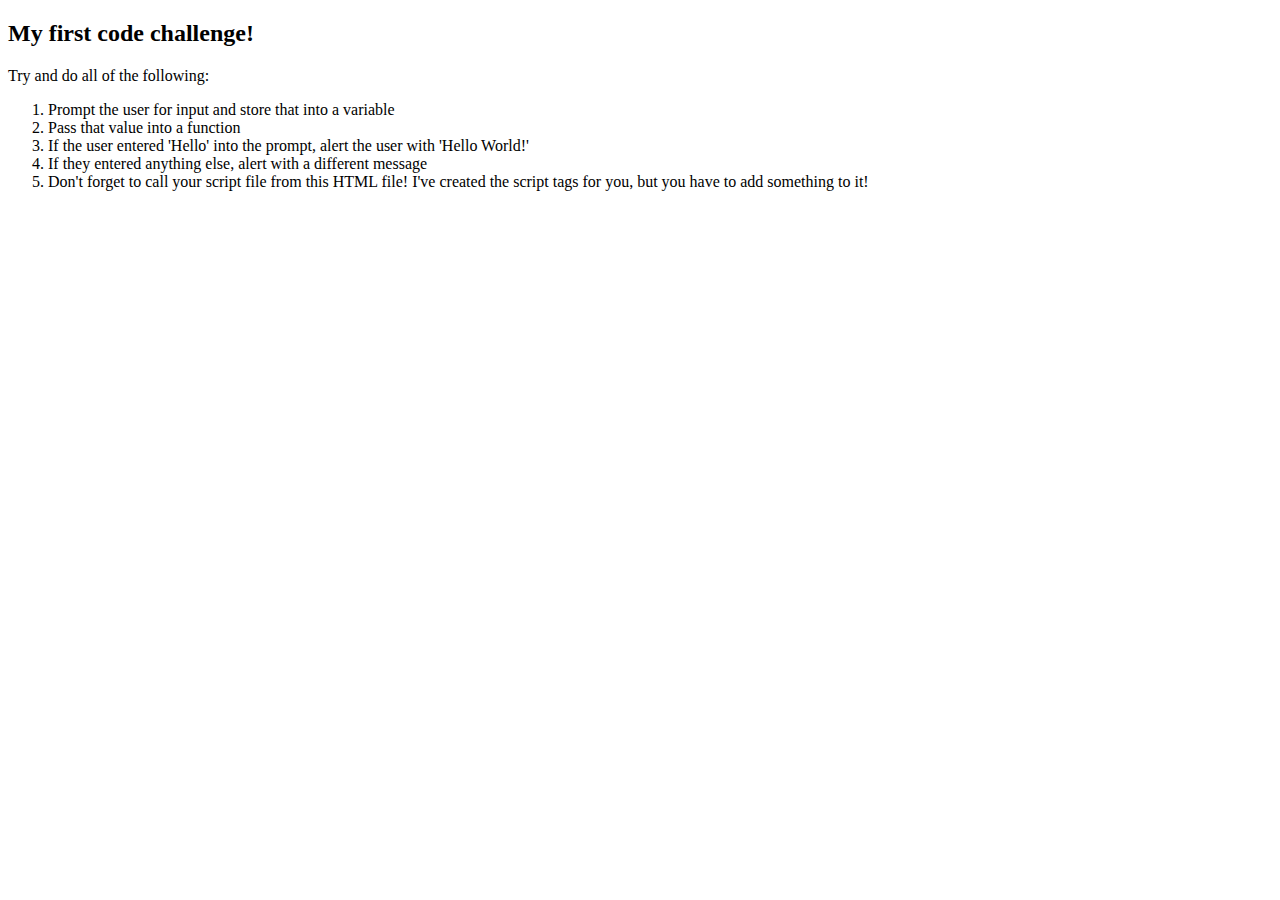
<file: Challenges/Week2/index.html>
<!DOCTYPE html>
<head>
    <title>Week 2 Code Challenge</title>
</head>
<body>
  <div class="main-content">
    <h2>My first code challenge!</h2>
  </div>
  <p>Try and do all of the following:</p>
  <ol>
    <li>Prompt the user for input and store that into a variable</li>
    <li>Pass that value into a function</li>
    <li>If the user entered 'Hello' into the prompt, alert the user with 'Hello World!'</li>
    <li>If they entered anything else, alert with a different message
    <li>Don't forget to call your script file from this HTML file!  I've created the script tags for you, but you have to add something to it!
  </ol>

  <script src="app.js"></script>
</body>
</html>
</file>
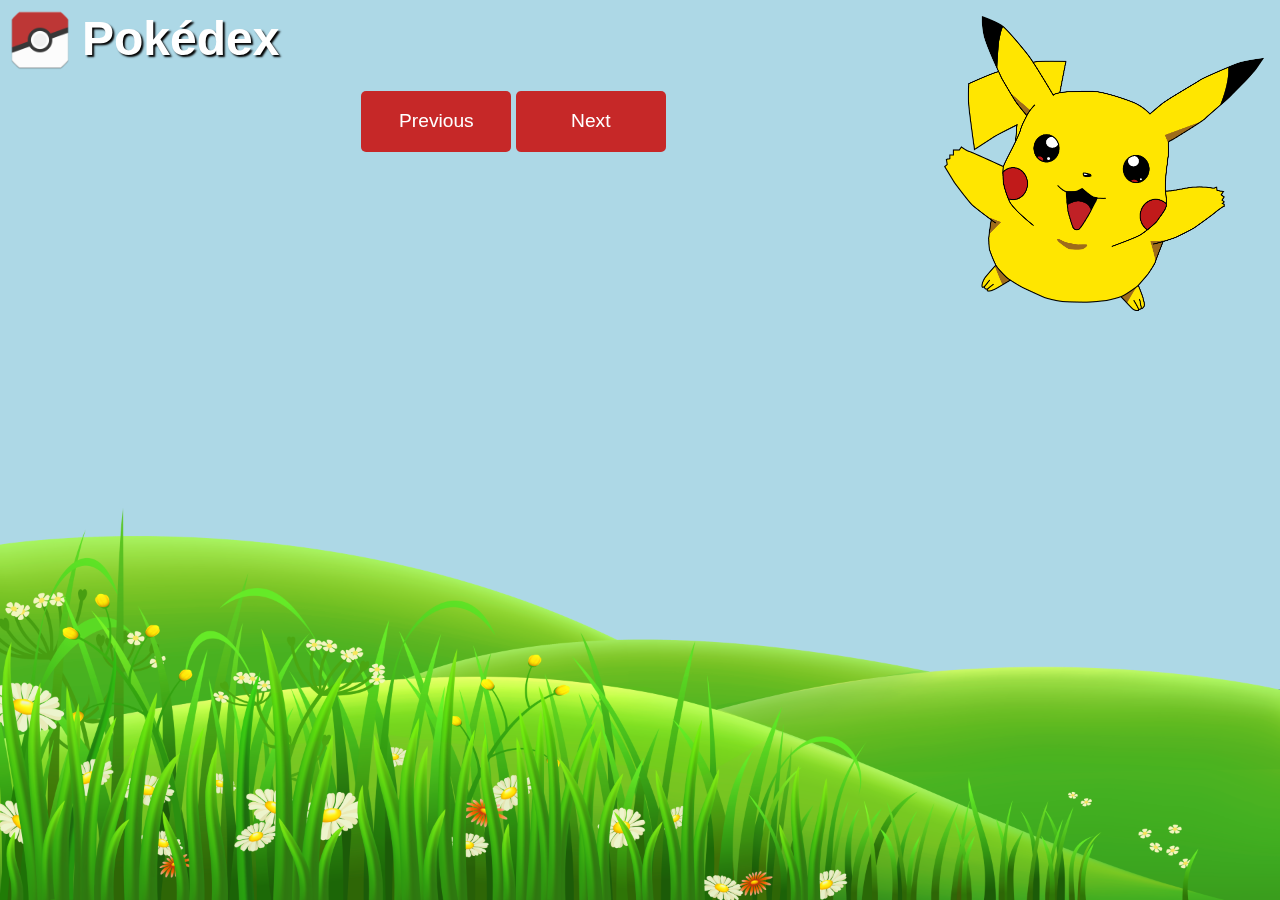
<file: Challenges/Week5/index.html>
<!DOCTYPE html>
<html>
<head>
	<link rel="stylesheet" href="css/style.css" type="text/css" media="screen" title="no title" charset="utf-8">
	<title>Pok&eacute;dex</title>
</head>
<body>
    <div class="header">
        <img class="header-logo" src="images/pokedex.png"><h1>Pok&eacute;dex</h1>
    </div>

    <div id="main-content">
        <ul id="pokemon">
            
        </ul>
        <button id="previous" class="btn">Previous</button>
        <button id="next" class="btn">Next</button>
    </div>

    
    <img id="pikachu" class="hvr-hang" src="images/pikachu.png" alt="Pikachu">
    <script   src="https://code.jquery.com/jquery-3.1.0.min.js"   integrity="sha256-cCueBR6CsyA4/9szpPfrX3s49M9vUU5BgtiJj06wt/s="   crossorigin="anonymous"></script>
	<script src="js/app.js" type="text/javascript" charset="utf-8"></script>
</body>
</html>
</file>
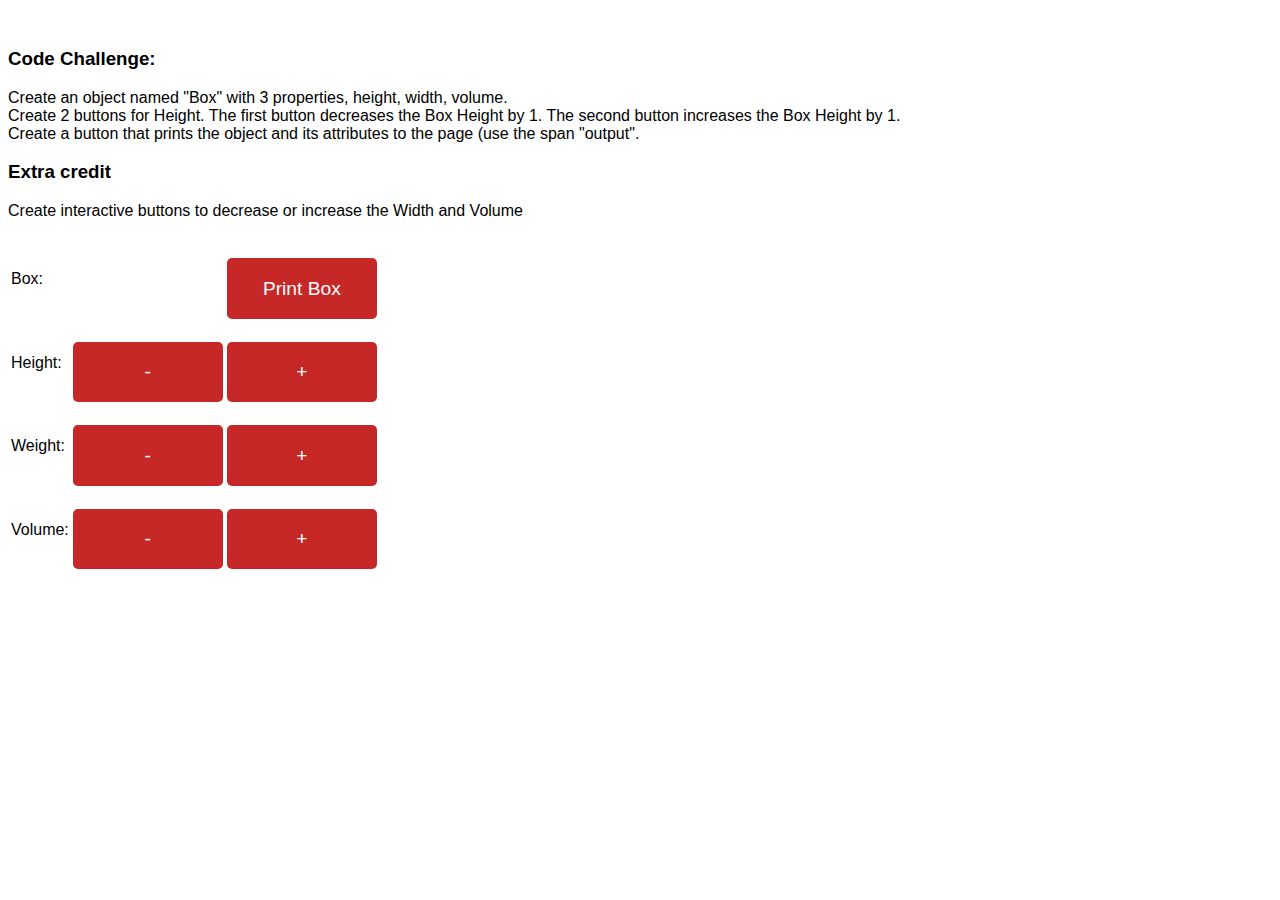
<file: Challenges/Week6/index.html>
<!DOCTYPE html>
<html>
<head>
	<link rel="stylesheet" href="css/style.css" type="text/css" media="screen" title="no title" charset="utf-8">
	<title>Box</title>
</head>
<body>
    <div class="header">
			
<h3>Code Challenge:</h3> 
<p>
Create an object named "Box" with 3 properties, height, width, volume.</br>
Create 2 buttons for Height. The first button decreases the Box Height by 1. The second button increases the Box Height by 1.</br>
Create a button that prints the object and its attributes to the page (use the span "output".</br>
</p>
 
<h3>Extra credit</h3>
<p>Create interactive buttons to decrease or increase the Width and Volume</p>

			
    </div>
	
	<table>
		<tr>
			<td>Box:</td>
			<td><span id="output"></span>
			<td><button id="Print" class="btn">Print Box</button></td>
		</tr>
		<tr>
			<td>Height:</td>
			<td><button id="HeightDecrease" class="btn">-</button></td>
			<td><button id="HeightIncrease" class="btn">+</button></td>
		</tr>
		<tr>
			<td>Weight:</td>
			<td><button id="WeightDecrease" class="btn">-</button></td>
			<td><button id="WeightIncrease" class="btn">+</button></td>
		</tr>
		<tr>
			<td>Volume:</td>
			<td><button id="VolumeDecrease" class="btn">-</button></td>
			<td><button id="VolumeIncrease" class="btn">+</button></td>
		</tr>
	</table>


    <script   src="https://code.jquery.com/jquery-3.1.0.min.js"   integrity="sha256-cCueBR6CsyA4/9szpPfrX3s49M9vUU5BgtiJj06wt/s="   crossorigin="anonymous"></script>
	<script src="js/app.js" type="text/javascript" charset="utf-8"></script>

</body>
</html>
</file>
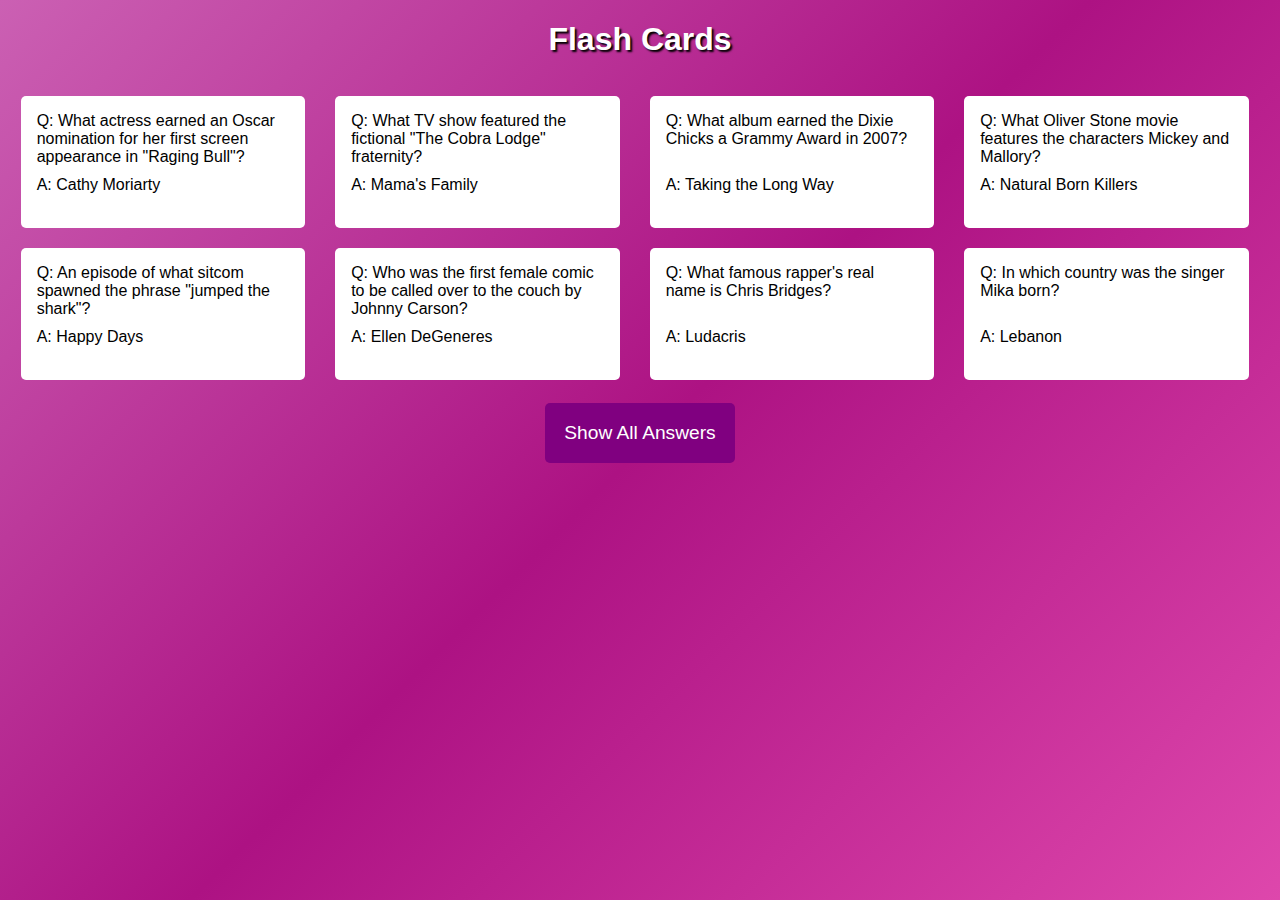
<file: Solutions/Week3/index.html>
<!DOCTYPE html>
<html>
<head>
	<link rel="stylesheet" href="css/style.css" type="text/css" media="screen" title="no title" charset="utf-8">
	<title>Flash Cards</title>
</head>
<body>
	<h1>Flash Cards</h1>
    <ul>
        <li class="flash-card">
            <span class="question">Q: What actress earned an Oscar nomination for her first screen appearance in "Raging Bull"?</span>
            <span class="answer">A: Cathy Moriarty</span>
        </li>
        <li class="flash-card">
            <span class="question">Q: What TV show featured the fictional "The Cobra Lodge" fraternity?</span>
            <span class="answer">A: Mama's Family</spanp>
        </li>
        <li class="flash-card">
            <span class="question">Q: What album earned the Dixie Chicks a Grammy Award in 2007?</span>
            <span class="answer">A: Taking the Long Way</span>
        </li>
        <li class="flash-card">
            <span class="question">Q: What Oliver Stone movie features the characters Mickey and Mallory?</span>
            <span class="answer">A: Natural Born Killers</span>
        </li>
        <li class="flash-card">
            <span class="question">Q: An episode of what sitcom spawned the phrase "jumped the shark"?</span>
            <span class="answer">A: Happy Days</spanp>
        </li>
        <li class="flash-card">
            <span class="question">Q: Who was the first female comic to be called over to the couch by Johnny Carson?</span>
            <span class="answer">A: Ellen DeGeneres</span>
        </li>
        <li class="flash-card">
            <span class="question">Q: What famous rapper's real name is Chris Bridges?</span>
            <span class="answer">A: Ludacris</spanp>
        </li>
        <li class="flash-card">
            <span class="question">Q: In which country was the singer Mika born?</span>
            <span class="answer">A: Lebanon</span>
        </li>
    </ul>

    <button class="cheat-button">Show All Answers</button>

    <script src="https://code.jquery.com/jquery-3.1.0.js" integrity="sha256-slogkvB1K3VOkzAI8QITxV3VzpOnkeNVsKvtkYLMjfk=" crossorigin="anonymous"></script>
	<script src="js/app.js" type="text/javascript" charset="utf-8"></script>
</body>
</html>
</file>
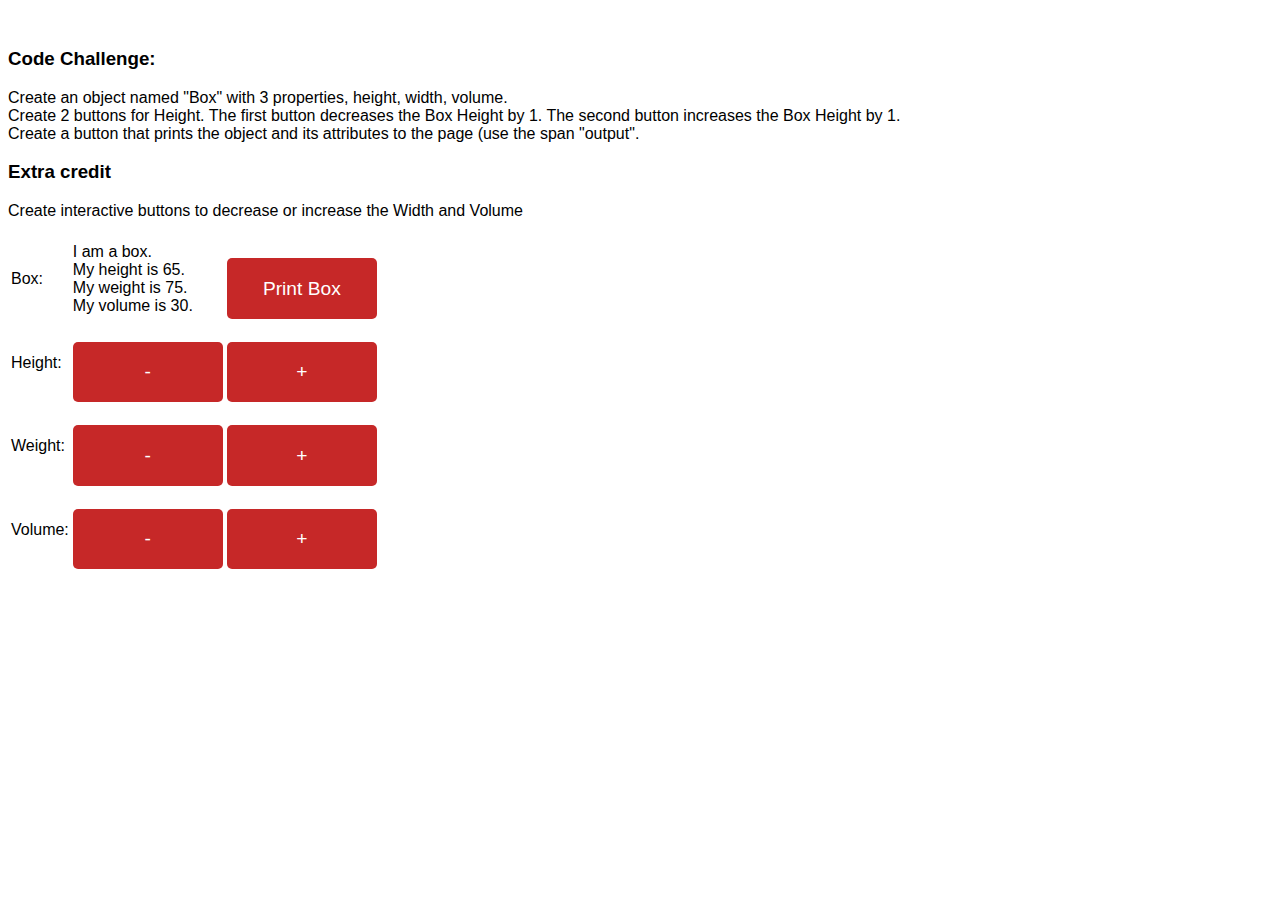
<file: Solutions/Week6/index.html>
<!DOCTYPE html>
<html>
<head>
	<link rel="stylesheet" href="css/style.css" type="text/css" media="screen" title="no title" charset="utf-8">
	<title>Box</title>
</head>
<body>
    <div class="header">
		<h3>Code Challenge:</h3> 
		<p>
		Create an object named "Box" with 3 properties, height, width, volume.<br />
		Create 2 buttons for Height. The first button decreases the Box Height by 1. The second button increases the Box Height by 1.<br />
		Create a button that prints the object and its attributes to the page (use the span "output".<br />
		</p>
		 
		<h3>Extra credit</h3>
		<p>Create interactive buttons to decrease or increase the Width and Volume</p>
    </div>	
	<table>
		<tr>
			<td>Box:</td>
			<td><div id="output">I am not a box</div>
			<td><button id="Print" class="btn" onclick="document.getElementById('output').innerHTML = myBox.displayBox();">Print Box</button></td>
		</tr>
		<tr>
			<td>Height:</td>
			<td><button id="HeightDecrease" class="btn" onclick="myBox.morph('height', -1)">-</button></td>
			<td><button id="HeightIncrease" class="btn" onclick="myBox.morph('height', 1)">+</button></td>
		</tr>
		<tr>
			<td>Weight:</td>
			<td><button id="WeightDecrease" class="btn" onclick="myBox.morph('width', -1)">-</button></td>
			<td><button id="WeightIncrease" class="btn" onclick="myBox.morph('width', 1)">+</button></td>
		</tr>
		<tr>
			<td>Volume:</td>
			<td><button id="VolumeDecrease" class="btn" onclick="myBox.morph('volume', -1)">-</button></td>
			<td><button id="VolumeIncrease" class="btn" onclick="myBox.morph('volume', 1)">+</button></td>
		</tr>
	</table>


    <script   src="https://code.jquery.com/jquery-3.1.0.min.js"   integrity="sha256-cCueBR6CsyA4/9szpPfrX3s49M9vUU5BgtiJj06wt/s="   crossorigin="anonymous"></script>
	<script src="js/app.js" type="text/javascript" charset="utf-8"></script>

</body>
<script type="text/javascript" charset="utf-8">
	var myBox = new Box(75,65,30);
	document.getElementById('output').innerHTML = myBox.displayBox();
</script>
</html>
</file>
<file: Challenges/Week5/css/style.css>
html {
    height: 100%;
    box-sizing: border-box;
}

body {
    background: url("../images/grass.png") bottom center no-repeat, rgb(173,216,230);
    background-size: contain;
    background-attachment: fixed;
    color: white;
    font-family: sans-serif;
}

#pikachu {
    position: fixed;
    top: 1em;
    right: 1em;
    width: 25%;
    z-index: -1;
}


.header {
  text-align: left;
}

#main-content {
  text-align: center;
  width: 80%;
  margin-bottom: 1em;
}

h1 {
    text-shadow: 2px 2px 2px #000;
    display: inline-block;
    font-size: 3em;
    line-height: 1.3em;
    margin:0;
    margin-left: 10px;
    vertical-align: top;
}


.header-logo {
  display: inline-block;
  height: 4em;
  vertical-align: top;
}

.poke-card {
    background: white;
    color: black;
    border-radius: 5px;
    margin-top: 1em;
    transition: all .2s ease-in-out;
    overflow: hidden;
}

.poke-card img {
  float: left;
}

.poke-card .poke-info {
  float: left;
}

.poke-card .name {
  text-align: center;
}


.poke-card:hover {
    transform: scale(1.05);
    box-shadow: 2px 2px 10px black;
}

.pokeSingle {
    background: white;
    color: black;
    border-radius: 5px;
    margin-top: 1em;
    transition: all .2s ease-in-out;
    overflow: hidden;
}

ul {
    margin: 0;
    padding: 0;
    width: 100%;
}

ul li {
    list-style: none;
    width: 20%;
    margin: 0 1%;
    padding: 1em;
    display: inline-block;
    cursor: pointer;
}

.btn {
    color: white;
    background-color: #C62828;
    border: none;
    padding: 1em;
    border-radius: 5px;
    display: inline-block;
    margin: 0 auto;
    margin-top: 1em;
    font-size: 1.2em;
    cursor: pointer;
    transition: all .2s ease-in-out;
    min-width: 150px;
}

.btn:hover {
    transform: scale(1.05);
}


@media( max-width: 700px ) {
  .poke-card {
    width: 40%;
  }

  #main-content {
    width: 100%;
    margin-top: 3em;
  }

  .header {
    margin-top: 3em;
  }
}

@media( max-width: 450px ) {
  .poke-card {
    width: 90%;
  }
}

/* Hang */
@-webkit-keyframes hvr-hang {
  0% {
    -webkit-transform: translateY(8px);
    transform: translateY(8px);
  }

  50% {
    -webkit-transform: translateY(0px);
    transform: translateY(0px);
  }

  100% {
    -webkit-transform: translateY(8px);
    transform: translateY(8px);
  }
}

@keyframes hvr-hang {
  0% {
    -webkit-transform: translateY(8px);
    transform: translateY(8px);
  }

  50% {
    -webkit-transform: translateY(0px);
    transform: translateY(0px);
  }

  100% {
    -webkit-transform: translateY(8px);
    transform: translateY(8px);
  }
}

@-webkit-keyframes hvr-hang-sink {
  100% {
    -webkit-transform: translateY(8px);
    transform: translateY(8px);
  }
}

@keyframes hvr-hang-sink {
  100% {
    -webkit-transform: translateY(8px);
    transform: translateY(8px);
  }
}

.hvr-hang {
  display: inline-block;
  vertical-align: middle;
  -webkit-transform: translateZ(0);
  transform: translateZ(0);
  box-shadow: 0 0 1px rgba(0, 0, 0, 0);
  -webkit-backface-visibility: hidden;
  backface-visibility: hidden;
  -moz-osx-font-smoothing: grayscale;
    -webkit-animation-name: hvr-hang-sink, hvr-hang;
  animation-name: hvr-hang-sink, hvr-hang;
  -webkit-animation-duration: 1s, 2s;
  animation-duration: 1s, 2s;
  -webkit-animation-delay: 0s, .3s;
  animation-delay: 0s, .3s;
  -webkit-animation-timing-function: ease-out, ease-in-out;
  animation-timing-function: ease-out, ease-in-out;
  -webkit-animation-iteration-count: 1, infinite;
  animation-iteration-count: 1, infinite;
  -webkit-animation-fill-mode: forwards;
  animation-fill-mode: forwards;
  -webkit-animation-direction: normal, alternate;
  animation-direction: normal, alternate;
}
</file>
<file: Challenges/Week6/css/style.css>
html {
    height: 100%;
    box-sizing: border-box;
}

body {
    background-size: contain;
    background-attachment: fixed;
    font-family: sans-serif;
}

.header {
  text-align: left;
}

#main-content {
  text-align: center;
  width: 80%;
  margin-bottom: 1em;
}

h1 {
    text-shadow: 2px 2px 2px #000;
    display: inline-block;
    font-size: 3em;
    line-height: 1.3em;
    margin:0;
    margin-left: 10px;
    vertical-align: top;
}


.header-logo {
  display: inline-block;
  height: 4em;
  vertical-align: top;
}

ul {
    margin: 0;
    padding: 0;
    width: 100%;
}

ul li {
    list-style: none;
    width: 20%;
    margin: 0 1%;
    padding: 1em;
    display: inline-block;
    cursor: pointer;
}

.btn {
    color: white;
    background-color: #C62828;
    border: none;
    padding: 1em;
    border-radius: 5px;
    display: inline-block;
    margin: 0 auto;
    margin-top: 1em;
    font-size: 1.2em;
    cursor: pointer;
    transition: all .2s ease-in-out;
    min-width: 150px;
}

.btn:hover {
    transform: scale(1.05);
}


  .header {
    margin-top: 3em;
  }
}
</file>
<file: Solutions/Week3/css/style.css>
html {
    height: 100%;
    box-sizing: border-box;
}

body {
    /* Permalink - use to edit and share this gradient: http://colorzilla.com/gradient-editor/#cb60b3+0,ad1283+50,de47ac+100;Pink+3D */
    background: #cb60b3; /* Old browsers */
    background: -moz-linear-gradient(-45deg,  #cb60b3 0%, #ad1283 50%, #de47ac 100%); /* FF3.6-15 */
    background: -webkit-linear-gradient(-45deg,  #cb60b3 0%,#ad1283 50%,#de47ac 100%); /* Chrome10-25,Safari5.1-6 */
    background: linear-gradient(135deg,  #cb60b3 0%,#ad1283 50%,#de47ac 100%); /* W3C, IE10+, FF16+, Chrome26+, Opera12+, Safari7+ */
    filter: progid:DXImageTransform.Microsoft.gradient( startColorstr='#cb60b3', endColorstr='#de47ac',GradientType=1 ); /* IE6-9 fallback on horizontal gradient */
    background-attachment: fixed;
    color: white;
    font-family: sans-serif;
}


h1 {
    text-shadow: 2px 2px 2px #000;
    display: block;
    text-align: center;
}

.flash-card {
    background: white;
    color: black;
    height: 100px;
    border-radius: 5px;
    margin-top: 1em;
    transition: all .2s ease-in-out;
    overflow: hidden;
}

.question {
    height: 3em;
    margin-bottom: 1em;
    display: block;
}

.answer {
    display: block;
}

.flash-card:hover {
    transform: scale(1.05);
    box-shadow: 2px 2px 10px black;
}

ul {
    margin: 0;
    padding: 0;
}

ul li {
    list-style: none;
    width: 20%;
    margin: 0 1%;
    padding: 1em;
    display: inline-block;
    cursor: pointer;
}

.cheat-button {
    color: white;
    background-color: purple;
    border: none;
    padding: 1em;
    border-radius: 5px;
    display: block;
    margin: 0 auto;
    margin-top: 1em;
    font-size: 1.2em;
    cursor: pointer;
    transition: all .2s ease-in-out;
}

.cheat-button:hover {
    transform: scale(1.05);
}
</file>
<file: Solutions/Week6/css/style.css>
html {
    height: 100%;
    box-sizing: border-box;
}

body {
    background-size: contain;
    background-attachment: fixed;
    font-family: sans-serif;
}

.header {
  text-align: left;
}

#main-content {
  text-align: center;
  width: 80%;
  margin-bottom: 1em;
}

h1 {
    text-shadow: 2px 2px 2px #000;
    display: inline-block;
    font-size: 3em;
    line-height: 1.3em;
    margin:0;
    margin-left: 10px;
    vertical-align: top;
}


.header-logo {
  display: inline-block;
  height: 4em;
  vertical-align: top;
}

ul {
    margin: 0;
    padding: 0;
    width: 100%;
}

ul li {
    list-style: none;
    width: 20%;
    margin: 0 1%;
    padding: 1em;
    display: inline-block;
    cursor: pointer;
}

.btn {
    color: white;
    background-color: #C62828;
    border: none;
    padding: 1em;
    border-radius: 5px;
    display: inline-block;
    margin: 0 auto;
    margin-top: 1em;
    font-size: 1.2em;
    cursor: pointer;
    transition: all .2s ease-in-out;
    min-width: 150px;
}

.btn:hover {
    transform: scale(1.05);
}


  .header {
    margin-top: 3em;
  }
}
</file>
